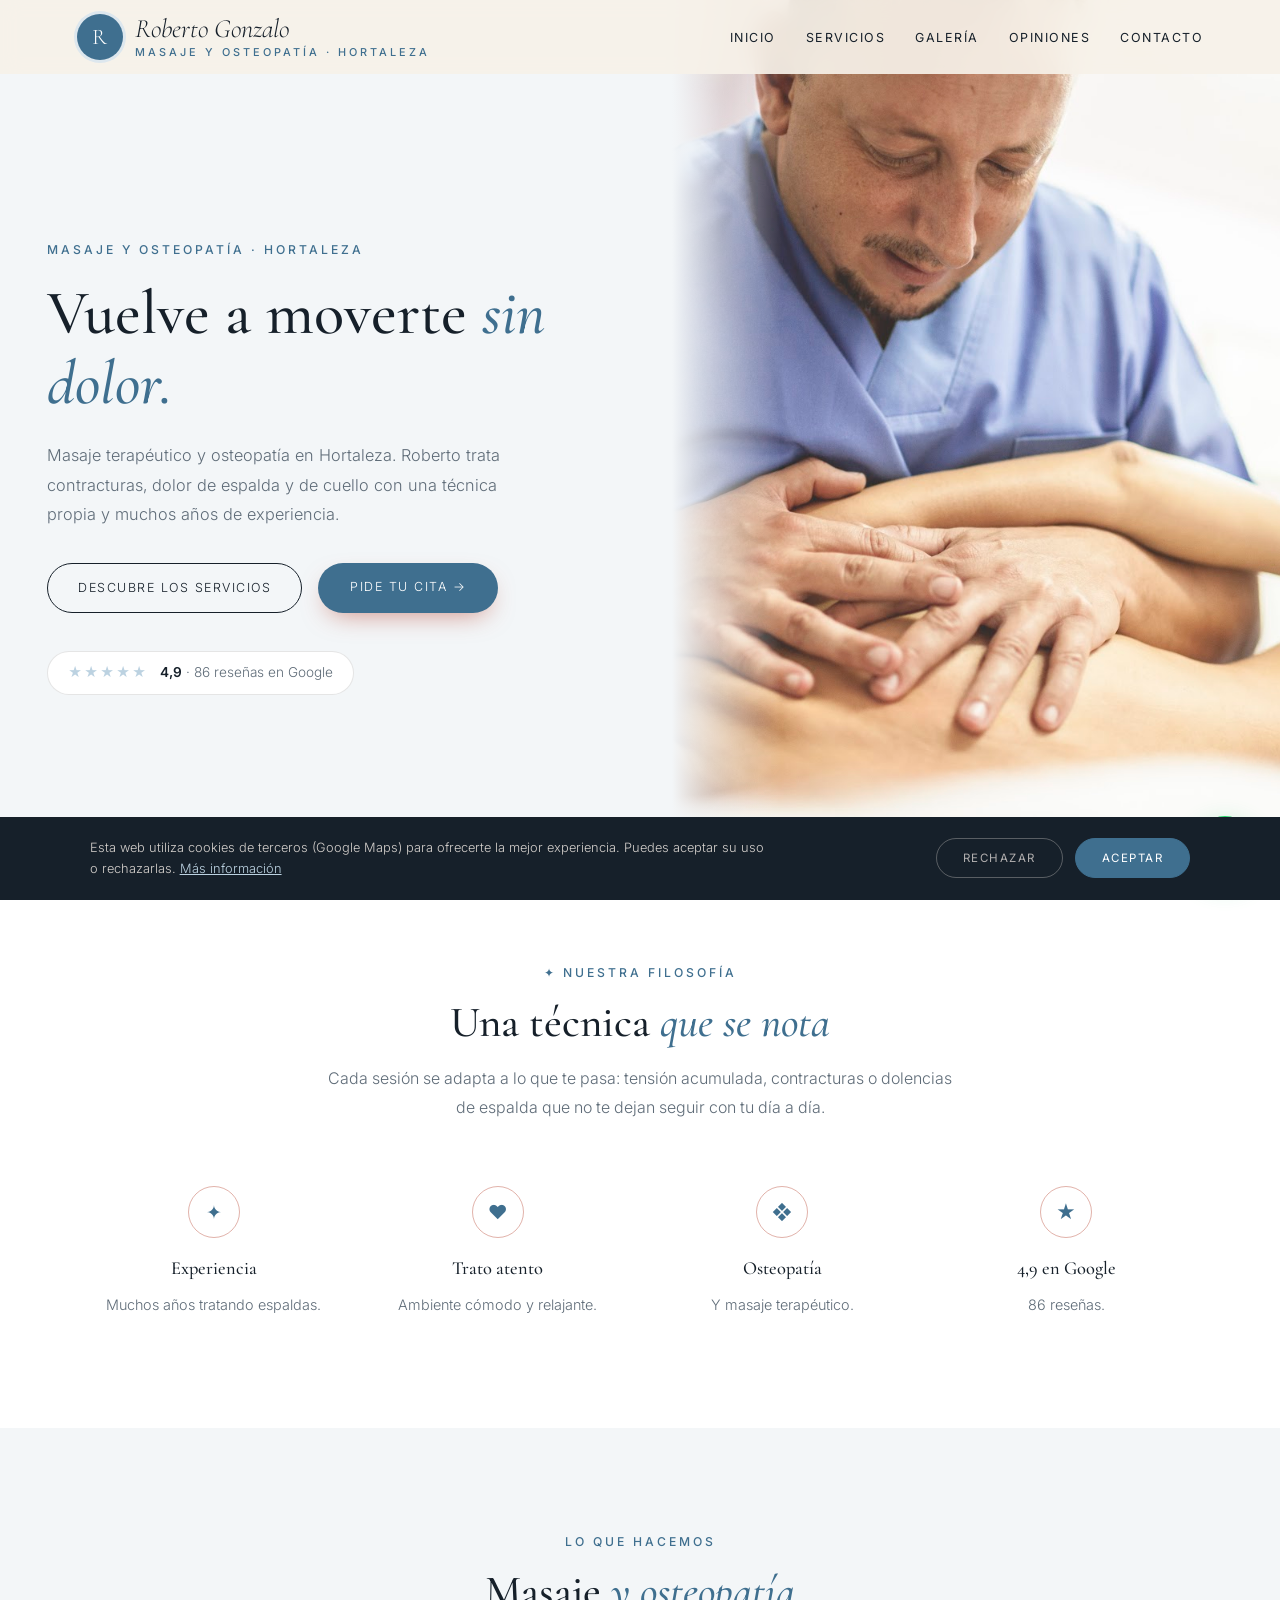
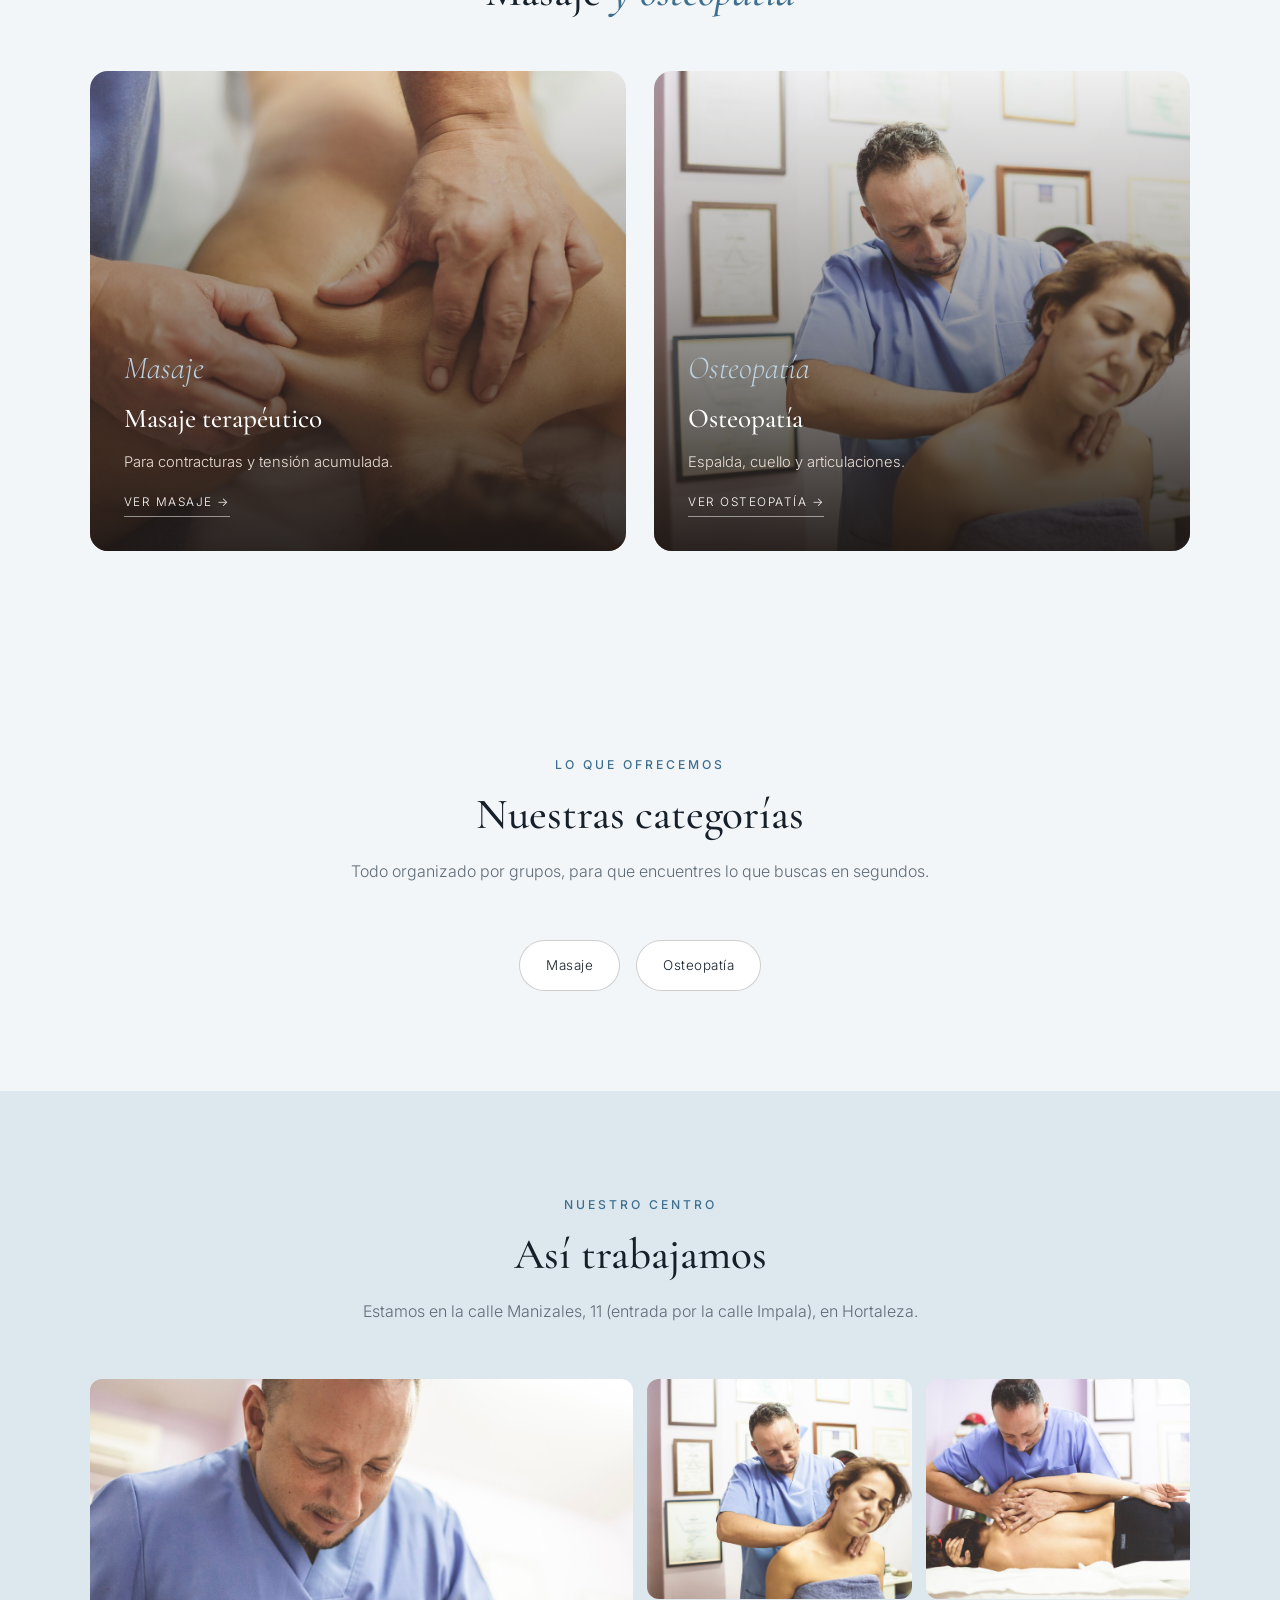
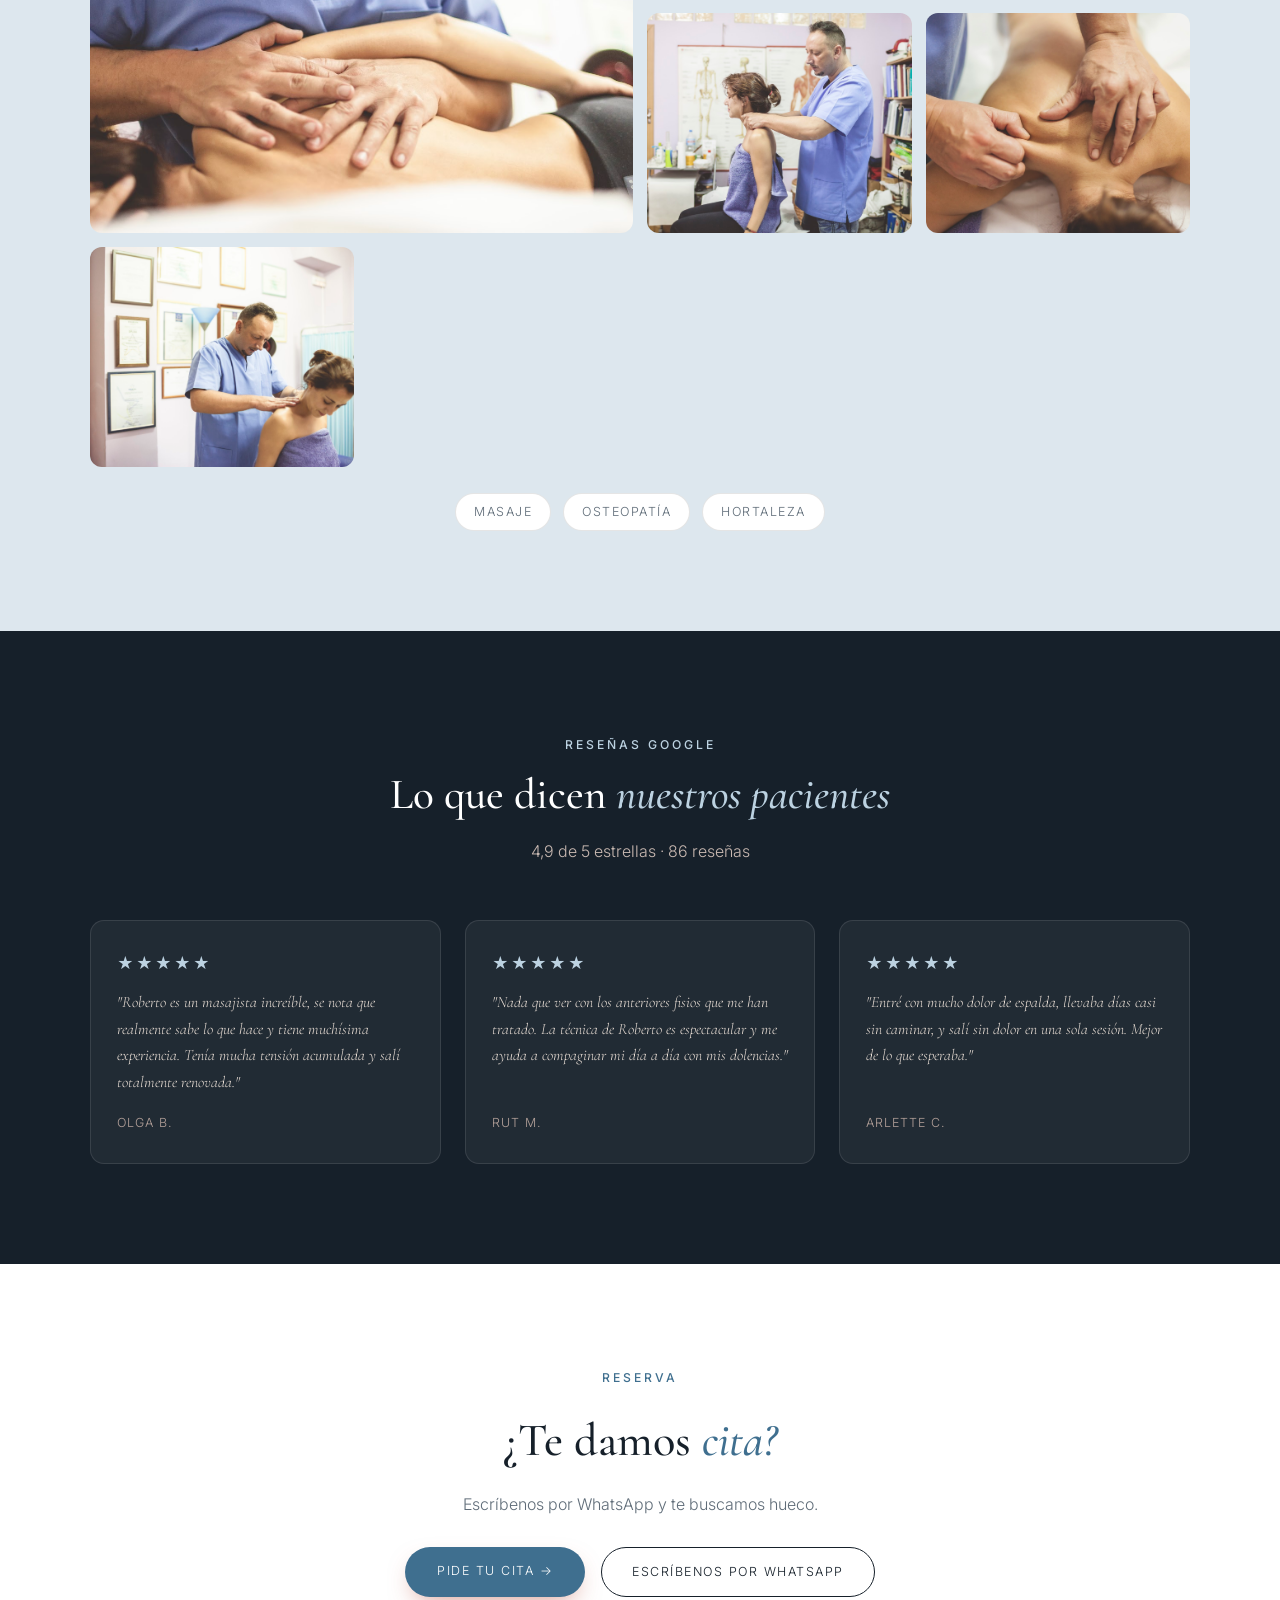
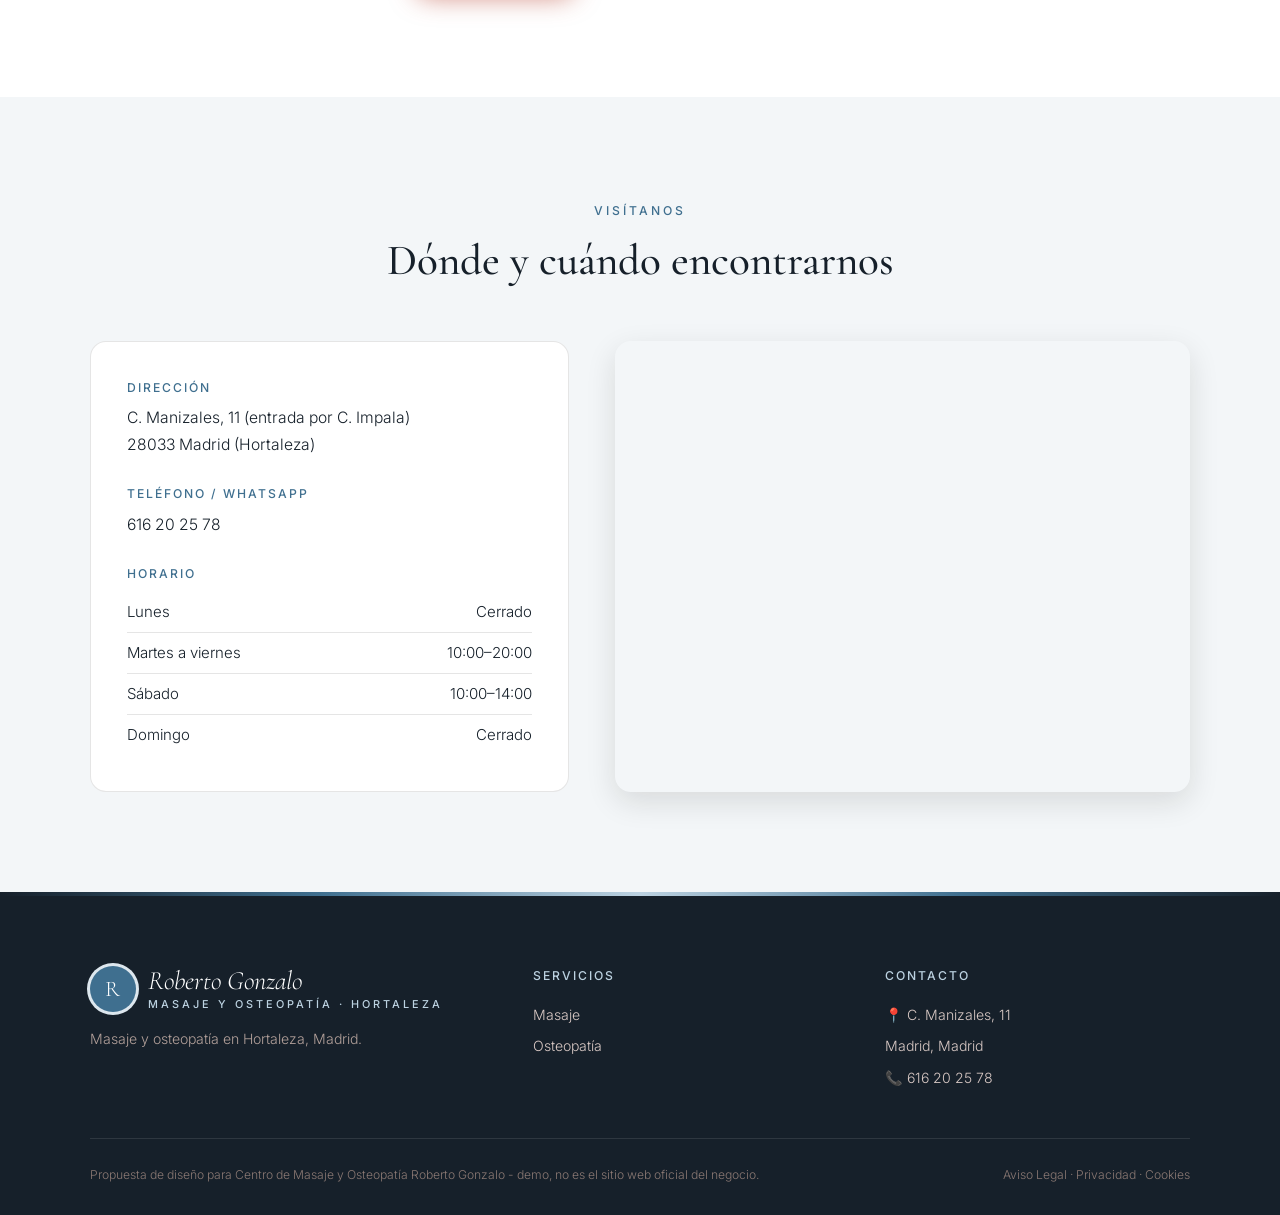
<file: index.html>
<!DOCTYPE html>
<html lang="es">
<head>
<meta charset="UTF-8">
<meta name="viewport" content="width=device-width, initial-scale=1.0">
<title>Centro de Masaje y Osteopatía Roberto Gonzalo — Masaje y osteopatía en Hortaleza, Madrid</title>
<meta name="description" content="Centro de Masaje y Osteopatía Roberto Gonzalo, en C. Manizales 11 (entrada por C. Impala), Hortaleza, Madrid. Masaje terapéutico y osteopatía para dolor de espalda, cuello y tensión acumulada. 4,9★ con 86 reseñas en Google.">
<meta name="theme-color" content="#16202a">
<meta property="og:title" content="Centro de Masaje y Osteopatía Roberto Gonzalo · Madrid">
<meta property="og:image" content="maps_10.jpg">

<link rel="preconnect" href="https://fonts.googleapis.com"><link rel="preconnect" href="https://fonts.gstatic.com" crossorigin><link href="https://fonts.googleapis.com/css2?family=Cormorant+Garamond:wght@500;600&family=Inter:wght@300;400;500;600&display=swap" rel="stylesheet">
<link rel="stylesheet" href="styles.css">
</head>
<body>

<header id="header">
  <a href="index.html" class="logo" aria-label="Centro de Masaje y Osteopatía Roberto Gonzalo, inicio"><span class="logo-mark">R</span><span class="logo-text"><span class="script">Roberto Gonzalo</span><small>masaje y osteopatía · Hortaleza</small></span></a>
  <nav id="nav" aria-label="Navegación principal"><ul><li><a href="index.html#inicio">Inicio</a></li><li><a href="servicios.html">Servicios</a></li><li><a href="index.html#galeria">Galería</a></li><li><a href="index.html#opiniones">Opiniones</a></li><li><a href="index.html#contacto">Contacto</a></li></ul></nav><button class="nav-toggle" id="navToggle" aria-label="Abrir menú">☰</button>
</header>

<section class="hero" id="inicio">
  <div class="hero-text">
    <span class="eyebrow">Masaje y osteopatía · Hortaleza</span>
    <h1>Vuelve a moverte <em>sin dolor.</em></h1>
    <p>Masaje terapéutico y osteopatía en Hortaleza. Roberto trata contracturas, dolor de espalda y de cuello con una técnica propia y muchos años de experiencia.</p>
    <div class="hero-ctas">
      <a href="servicios.html" class="btn-outline">Descubre los servicios</a>
      <a href="https://wa.me/34616202578?text=Hola%20Roberto%2C%20he%20visto%20tu%20web%20y%20quiero%20pedir%20cita" class="btn-solid" target="_blank" rel="noopener">Pide tu cita →</a>
    </div>
    <a class="hero-rating" href="https://www.google.com/maps/search/?api=1&query=Centro+de+Masaje+y+Osteopatia+Roberto+Gonzalo,+Calle+Manizales+11,+Madrid" target="_blank" rel="noopener"><span class="stars">★★★★★</span><span><strong>4,9</strong> · 86 reseñas en Google</span></a>
  </div>
  <div class="hero-img"><img src="maps_10.jpg" alt="Roberto Gonzalo durante una sesión de masaje" style="object-position:center 40%;"></div>
</section>

<section class="trust">
  <div class="section-head">
    <span class="eyebrow">✦ Nuestra filosofía</span>
    <h2>Una técnica <em>que se nota</em></h2>
    <p>Cada sesión se adapta a lo que te pasa: tensión acumulada, contracturas o dolencias de espalda que no te dejan seguir con tu día a día.</p>
  </div>
  <div class="trust-grid">
    <div class="trust-card"><span class="trust-ic">✦</span><h3>Experiencia</h3><p>Muchos años tratando espaldas.</p></div>
    <div class="trust-card"><span class="trust-ic">♥</span><h3>Trato atento</h3><p>Ambiente cómodo y relajante.</p></div>
    <div class="trust-card"><span class="trust-ic">❖</span><h3>Osteopatía</h3><p>Y masaje terapéutico.</p></div>
    <div class="trust-card"><span class="trust-ic">★</span><h3>4,9 en Google</h3><p>86 reseñas.</p></div>
  </div>
</section>

<section class="worlds">
  <div class="section-head">
    <span class="eyebrow">Lo que hacemos</span>
    <h2>Masaje <em>y osteopatía</em></h2>
  </div>
  <div class="worlds-grid">
    <a href="servicios.html#masaje" class="world-card"><img src="maps_05.jpg" alt="Masaje terapéutico"><div class="world-text"><span class="script">Masaje</span><h3>Masaje terapéutico</h3><p>Para contracturas y tensión acumulada.</p><span class="world-link">Ver masaje →</span></div></a>
    <a href="servicios.html#osteopatia" class="world-card"><img src="maps_03.jpg" alt="Osteopatía"><div class="world-text"><span class="script">Osteopatía</span><h3>Osteopatía</h3><p>Espalda, cuello y articulaciones.</p><span class="world-link">Ver osteopatía →</span></div></a>
  </div>
</section>

<section>
  <div class="section-head">
    <span class="eyebrow">Lo que ofrecemos</span>
    <h2>Nuestras categorías</h2>
    <p>Todo organizado por grupos, para que encuentres lo que buscas en segundos.</p>
  </div>
  <div class="cat-pills">
    <a href="servicios.html#masaje" class="cat-pill">Masaje</a>
    <a href="servicios.html#osteopatia" class="cat-pill">Osteopatía</a>
  </div>
</section>

<section class="gallery-wrap" id="galeria">
  <div class="section-head">
    <span class="eyebrow">Nuestro centro</span>
    <h2>Así trabajamos</h2>
    <p>Estamos en la calle Manizales, 11 (entrada por la calle Impala), en Hortaleza.</p>
  </div>
  <div class="gallery">
    <figure class="big"><img src="maps_10.jpg" alt="Masaje de espalda" loading="lazy"></figure>
    <figure><img src="maps_03.jpg" alt="Tratamiento de cuello" loading="lazy"></figure>
    <figure><img src="maps_06.jpg" alt="Osteopatía en camilla" loading="lazy"></figure>
    <figure><img src="maps_07.jpg" alt="Valoración postural" loading="lazy"></figure>
    <figure><img src="maps_05.jpg" alt="Masaje de hombros" loading="lazy"></figure>
    <figure><img src="maps_08.jpg" alt="Sesión en el centro" loading="lazy"></figure>
  </div>
  <div class="brands"><span>Masaje</span><span>Osteopatía</span><span>Hortaleza</span></div>
</section>

<section class="reviews-wrap" id="opiniones">
  <div class="section-head">
    <span class="eyebrow">Reseñas Google</span>
    <h2>Lo que dicen <em>nuestros pacientes</em></h2>
    <p>4,9 de 5 estrellas · 86 reseñas</p>
  </div>
  <div class="review-grid">
    <div class="review-card"><div class="stars">★★★★★</div><p>"Roberto es un masajista increíble, se nota que realmente sabe lo que hace y tiene muchísima experiencia. Tenía mucha tensión acumulada y salí totalmente renovada."</p><cite>Olga B.</cite></div>
    <div class="review-card"><div class="stars">★★★★★</div><p>"Nada que ver con los anteriores fisios que me han tratado. La técnica de Roberto es espectacular y me ayuda a compaginar mi día a día con mis dolencias."</p><cite>Rut M.</cite></div>
    <div class="review-card"><div class="stars">★★★★★</div><p>"Entré con mucho dolor de espalda, llevaba días casi sin caminar, y salí sin dolor en una sola sesión. Mejor de lo que esperaba."</p><cite>Arlette C.</cite></div>
  </div>
</section>

<section class="cta-section">
  <span class="eyebrow">Reserva</span>
  <h2>¿Te damos <em>cita?</em></h2>
  <p>Escríbenos por WhatsApp y te buscamos hueco.</p>
  <div class="cta-row">
    <a href="https://wa.me/34616202578?text=Hola%20Roberto%2C%20he%20visto%20tu%20web%20y%20quiero%20pedir%20cita" class="btn-solid" target="_blank" rel="noopener">Pide tu cita →</a>
    <a href="https://wa.me/34616202578?text=Hola%20Roberto%2C%20he%20visto%20tu%20web%20y%20quiero%20pedir%20cita" class="btn-outline" target="_blank" rel="noopener">Escríbenos por WhatsApp</a>
  </div>
</section>

<section class="contact-section" id="contacto">
  <div class="section-head">
    <span class="eyebrow">Visítanos</span>
    <h2>Dónde y cuándo encontrarnos</h2>
  </div>
  <div class="contact-grid">
    <div class="contact-info">
      <div class="contact-block"><h3>Dirección</h3><p>C. Manizales, 11 (entrada por C. Impala)<br>28033 Madrid (Hortaleza)</p></div>
      <div class="contact-block"><h3>Teléfono / WhatsApp</h3><p><a href="tel:+34616202578">616 20 25 78</a></p></div>
      <div class="contact-block"><h3>Horario</h3><ul class="hours-list"><li><span>Lunes</span><span>Cerrado</span></li><li><span>Martes a viernes</span><span>10:00–20:00</span></li><li><span>Sábado</span><span>10:00–14:00</span></li><li><span>Domingo</span><span>Cerrado</span></li></ul></div>
      
    </div>
    <div class="contact-map">
      <iframe title="Mapa de Centro de Masaje y Osteopatía Roberto Gonzalo" src="https://www.google.com/maps?q=Centro+de+Masaje+y+Osteopatia+Roberto+Gonzalo,+Calle+Manizales+11,+Madrid&output=embed" width="100%" height="100%" style="border:0;" allowfullscreen="" loading="lazy" referrerpolicy="no-referrer-when-downgrade"></iframe>
    </div>
  </div>
</section>

<footer>
  <div class="footer-grid">
    <div class="footer-brand">
      <a href="index.html" class="logo light"><span class="logo-mark">R</span><span class="logo-text"><span class="script">Roberto Gonzalo</span><small>masaje y osteopatía · Hortaleza</small></span></a>
      <p>Masaje y osteopatía en Hortaleza, Madrid.</p>
    </div>
    <div><h4>Servicios</h4><ul><li><a href="servicios.html#masaje">Masaje</a></li><li><a href="servicios.html#osteopatia">Osteopatía</a></li></ul></div>
    <div><h4>Contacto</h4><ul><li>📍 C. Manizales, 11</li><li>Madrid, Madrid</li><li>📞 <a href="tel:+34616202578">616 20 25 78</a></li></ul></div>
  </div>
  <div class="footer-bottom">
    <span>Propuesta de diseño para Centro de Masaje y Osteopatía Roberto Gonzalo - demo, no es el sitio web oficial del negocio.</span>
    <span><a href="aviso-legal.html">Aviso Legal</a> &middot; <a href="politica-privacidad.html">Privacidad</a> &middot; <a href="politica-cookies.html">Cookies</a></span>
  </div>
</footer>

<div id="cookie-banner" class="cookie-banner"><p>Esta web utiliza cookies de terceros (Google Maps) para ofrecerte la mejor experiencia. Puedes aceptar su uso o rechazarlas. <a href="politica-cookies.html">Más información</a></p><div class="cookie-actions"><button onclick="setCookieChoice('rejected')" class="ck-reject">Rechazar</button><button onclick="setCookieChoice('accepted')" class="ck-accept">Aceptar</button></div></div>
<div class="social-fabs"><a class="wa-fab" href="https://wa.me/34616202578?text=Hola%20Roberto%2C%20he%20visto%20tu%20web%20y%20quiero%20pedir%20cita" target="_blank" rel="noopener" aria-label="Escribir por WhatsApp"><svg width="28" height="28" viewBox="0 0 24 24" fill="white"><path d="M17.5 14.4c-.3-.1-1.8-.9-2-1s-.5-.1-.7.1-.8 1-.9 1.2-.3.2-.6.1a8.2 8.2 0 0 1-2.4-1.5 9 9 0 0 1-1.7-2.1c-.2-.3 0-.5.1-.6l.4-.5.3-.5v-.5l-.9-2.2c-.2-.6-.5-.5-.7-.5h-.6a1.1 1.1 0 0 0-.8.4 3.4 3.4 0 0 0-1 2.5 5.9 5.9 0 0 0 1.2 3.1 13.5 13.5 0 0 0 5.2 4.6c2.6 1 2.6.7 3.1.6a2.6 2.6 0 0 0 1.7-1.2 2.1 2.1 0 0 0 .2-1.2c-.1-.1-.3-.2-.6-.3ZM12 21.8a9.8 9.8 0 0 1-5-1.4l-.4-.2-3.7 1 1-3.6-.2-.4A9.8 9.8 0 1 1 12 21.8Zm8.4-18.3A11.8 11.8 0 0 0 1.8 17.7L.2 23.8l6.3-1.6a11.8 11.8 0 0 0 5.6 1.4A11.8 11.8 0 0 0 20.4 3.5Z"/></svg></a></div>
<script src="main.js"></script>
</body>
</html>
</file>
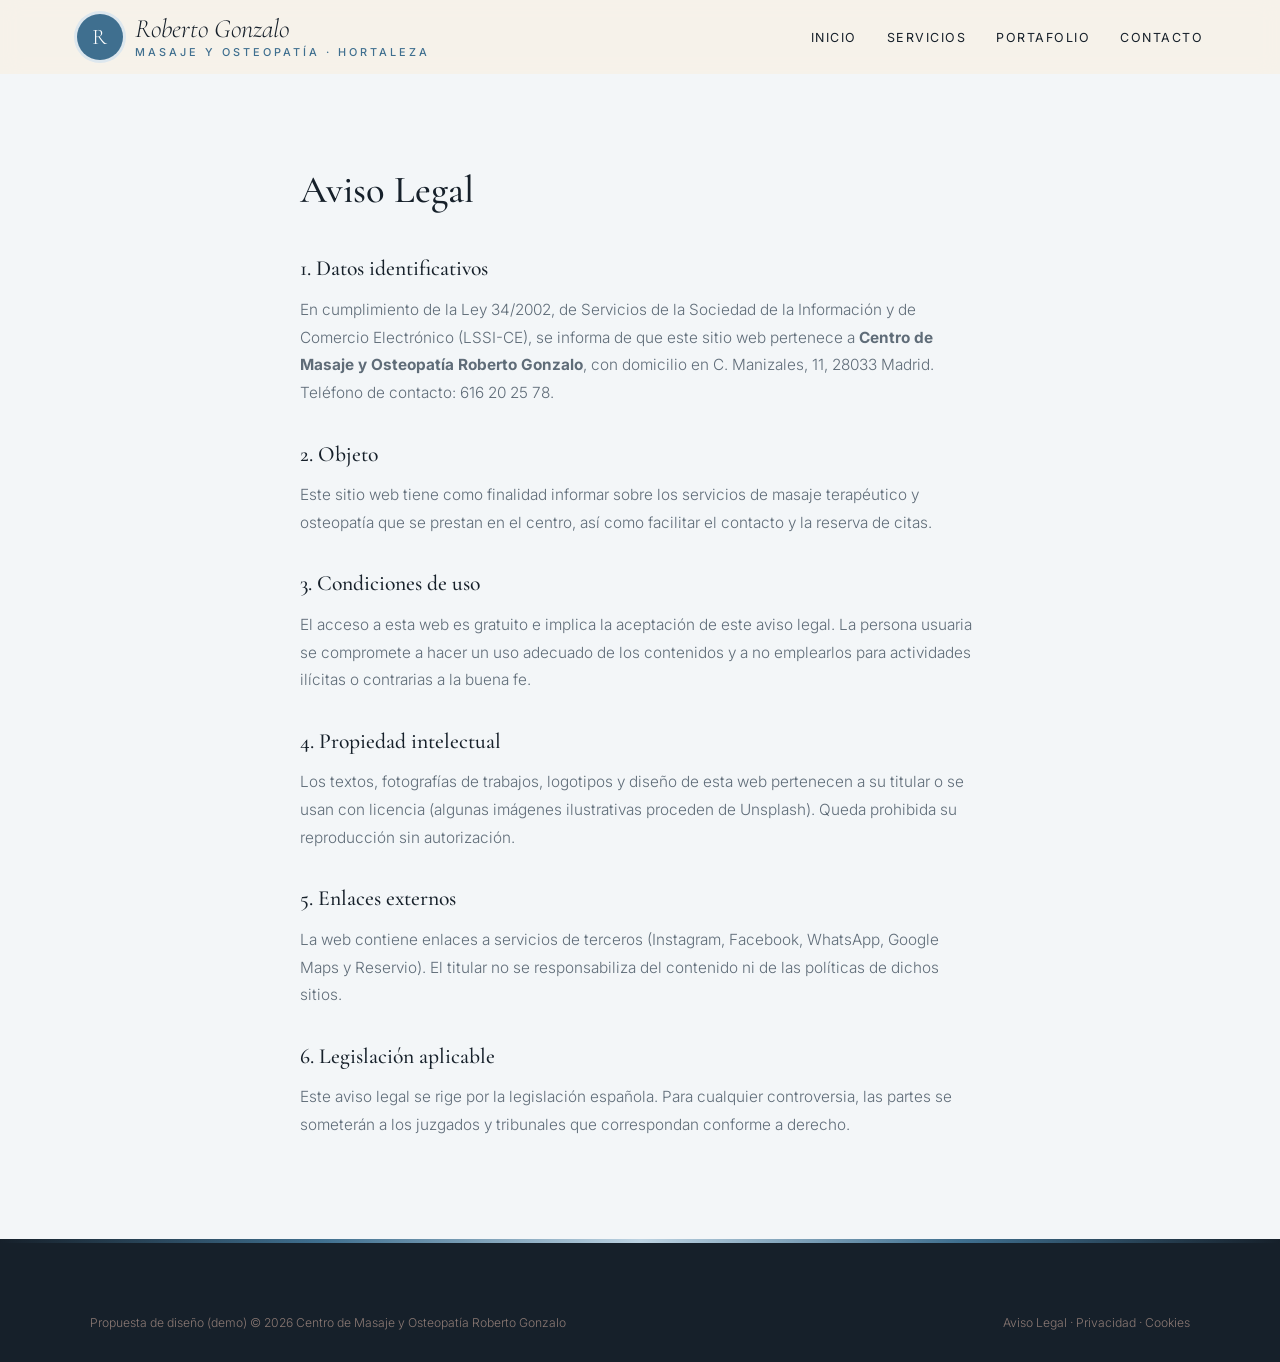
<file: aviso-legal.html>
<!DOCTYPE html>
<html lang="es">
<head>
<meta charset="UTF-8">
<meta name="viewport" content="width=device-width, initial-scale=1.0">
<title>Aviso Legal — Centro de Masaje y Osteopatía Roberto Gonzalo</title>
<meta name="robots" content="noindex">

<link rel="preconnect" href="https://fonts.googleapis.com">
<link href="https://fonts.googleapis.com/css2?family=Cormorant+Garamond:wght@500;600&family=Inter:wght@300;400;500;600&display=swap" rel="stylesheet">
<link rel="stylesheet" href="styles.css">
</head>
<body>
<header id="header" class="scrolled">
  <a href="index.html" class="logo" aria-label="Centro de Masaje y Osteopatía Roberto Gonzalo, inicio">
    <span class="logo-mark">R</span>
    <span class="logo-text"><span class="script">Roberto Gonzalo</span><small>masaje y osteopatía · Hortaleza</small></span>
  </a>
  <nav id="nav" aria-label="Navegación principal">
    <ul>
      <li><a href="index.html#inicio">Inicio</a></li>
      <li><a href="servicios.html">Servicios</a></li>
      <li><a href="portafolio.html">Portafolio</a></li>
      <li><a href="index.html#contacto">Contacto</a></li>
    </ul>
  </nav>
  <button class="nav-toggle" id="navToggle" aria-label="Abrir menú">☰</button>
</header>
<main class="legal"><h1>Aviso Legal</h1>
<h2>1. Datos identificativos</h2>
<p>En cumplimiento de la Ley 34/2002, de Servicios de la Sociedad de la Información y de Comercio Electrónico (LSSI-CE), se informa de que este sitio web pertenece a <strong>Centro de Masaje y Osteopatía Roberto Gonzalo</strong>, con domicilio en C. Manizales, 11, 28033 Madrid. Teléfono de contacto: 616 20 25 78.</p>
<h2>2. Objeto</h2>
<p>Este sitio web tiene como finalidad informar sobre los servicios de masaje terapéutico y osteopatía que se prestan en el centro, así como facilitar el contacto y la reserva de citas.</p>
<h2>3. Condiciones de uso</h2>
<p>El acceso a esta web es gratuito e implica la aceptación de este aviso legal. La persona usuaria se compromete a hacer un uso adecuado de los contenidos y a no emplearlos para actividades ilícitas o contrarias a la buena fe.</p>
<h2>4. Propiedad intelectual</h2>
<p>Los textos, fotografías de trabajos, logotipos y diseño de esta web pertenecen a su titular o se usan con licencia (algunas imágenes ilustrativas proceden de Unsplash). Queda prohibida su reproducción sin autorización.</p>
<h2>5. Enlaces externos</h2>
<p>La web contiene enlaces a servicios de terceros (Instagram, Facebook, WhatsApp, Google Maps y Reservio). El titular no se responsabiliza del contenido ni de las políticas de dichos sitios.</p>
<h2>6. Legislación aplicable</h2>
<p>Este aviso legal se rige por la legislación española. Para cualquier controversia, las partes se someterán a los juzgados y tribunales que correspondan conforme a derecho.</p></main>
<footer>
  <div class="footer-bottom" style="margin-top:0">
    <span>Propuesta de diseño (demo) © 2026 Centro de Masaje y Osteopatía Roberto Gonzalo</span>
    <span><a href="aviso-legal.html">Aviso Legal</a> &middot; <a href="politica-privacidad.html">Privacidad</a> &middot; <a href="politica-cookies.html">Cookies</a></span>
  </div>
</footer>
<script src="main.js"></script>
</body>
</html>
</file>
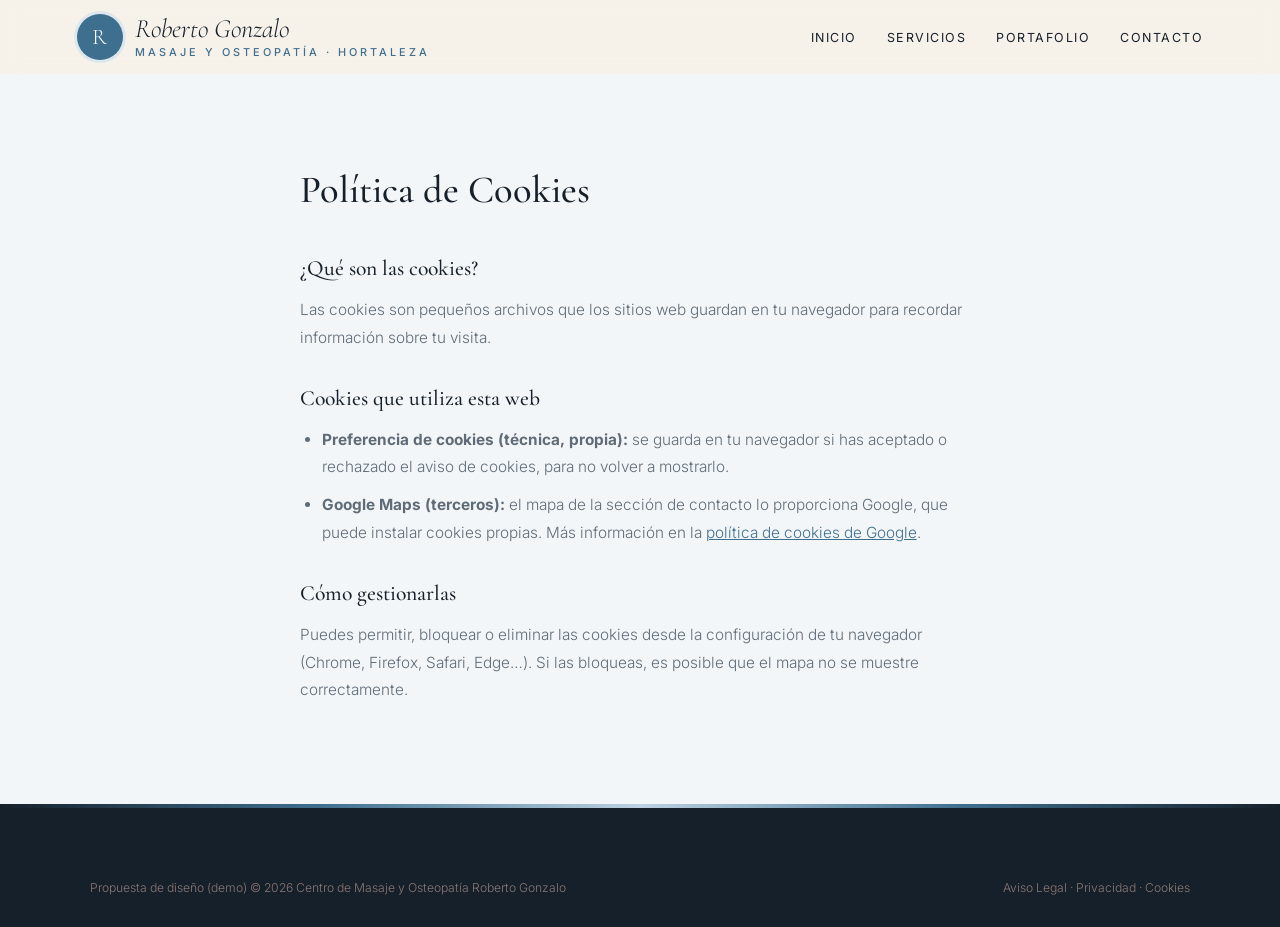
<file: politica-cookies.html>
<!DOCTYPE html>
<html lang="es">
<head>
<meta charset="UTF-8">
<meta name="viewport" content="width=device-width, initial-scale=1.0">
<title>Política de Cookies — Centro de Masaje y Osteopatía Roberto Gonzalo</title>
<meta name="robots" content="noindex">

<link rel="preconnect" href="https://fonts.googleapis.com">
<link href="https://fonts.googleapis.com/css2?family=Cormorant+Garamond:wght@500;600&family=Inter:wght@300;400;500;600&display=swap" rel="stylesheet">
<link rel="stylesheet" href="styles.css">
</head>
<body>
<header id="header" class="scrolled">
  <a href="index.html" class="logo" aria-label="Centro de Masaje y Osteopatía Roberto Gonzalo, inicio">
    <span class="logo-mark">R</span>
    <span class="logo-text"><span class="script">Roberto Gonzalo</span><small>masaje y osteopatía · Hortaleza</small></span>
  </a>
  <nav id="nav" aria-label="Navegación principal">
    <ul>
      <li><a href="index.html#inicio">Inicio</a></li>
      <li><a href="servicios.html">Servicios</a></li>
      <li><a href="portafolio.html">Portafolio</a></li>
      <li><a href="index.html#contacto">Contacto</a></li>
    </ul>
  </nav>
  <button class="nav-toggle" id="navToggle" aria-label="Abrir menú">☰</button>
</header>
<main class="legal"><h1>Política de Cookies</h1>
<h2>¿Qué son las cookies?</h2>
<p>Las cookies son pequeños archivos que los sitios web guardan en tu navegador para recordar información sobre tu visita.</p>
<h2>Cookies que utiliza esta web</h2>
<ul>
<li><strong>Preferencia de cookies (técnica, propia):</strong> se guarda en tu navegador si has aceptado o rechazado el aviso de cookies, para no volver a mostrarlo.</li>
<li><strong>Google Maps (terceros):</strong> el mapa de la sección de contacto lo proporciona Google, que puede instalar cookies propias. Más información en la <a href="https://policies.google.com/technologies/cookies" target="_blank" rel="noopener">política de cookies de Google</a>.</li>
</ul>
<h2>Cómo gestionarlas</h2>
<p>Puedes permitir, bloquear o eliminar las cookies desde la configuración de tu navegador (Chrome, Firefox, Safari, Edge…). Si las bloqueas, es posible que el mapa no se muestre correctamente.</p></main>
<footer>
  <div class="footer-bottom" style="margin-top:0">
    <span>Propuesta de diseño (demo) © 2026 Centro de Masaje y Osteopatía Roberto Gonzalo</span>
    <span><a href="aviso-legal.html">Aviso Legal</a> &middot; <a href="politica-privacidad.html">Privacidad</a> &middot; <a href="politica-cookies.html">Cookies</a></span>
  </div>
</footer>
<script src="main.js"></script>
</body>
</html>
</file>
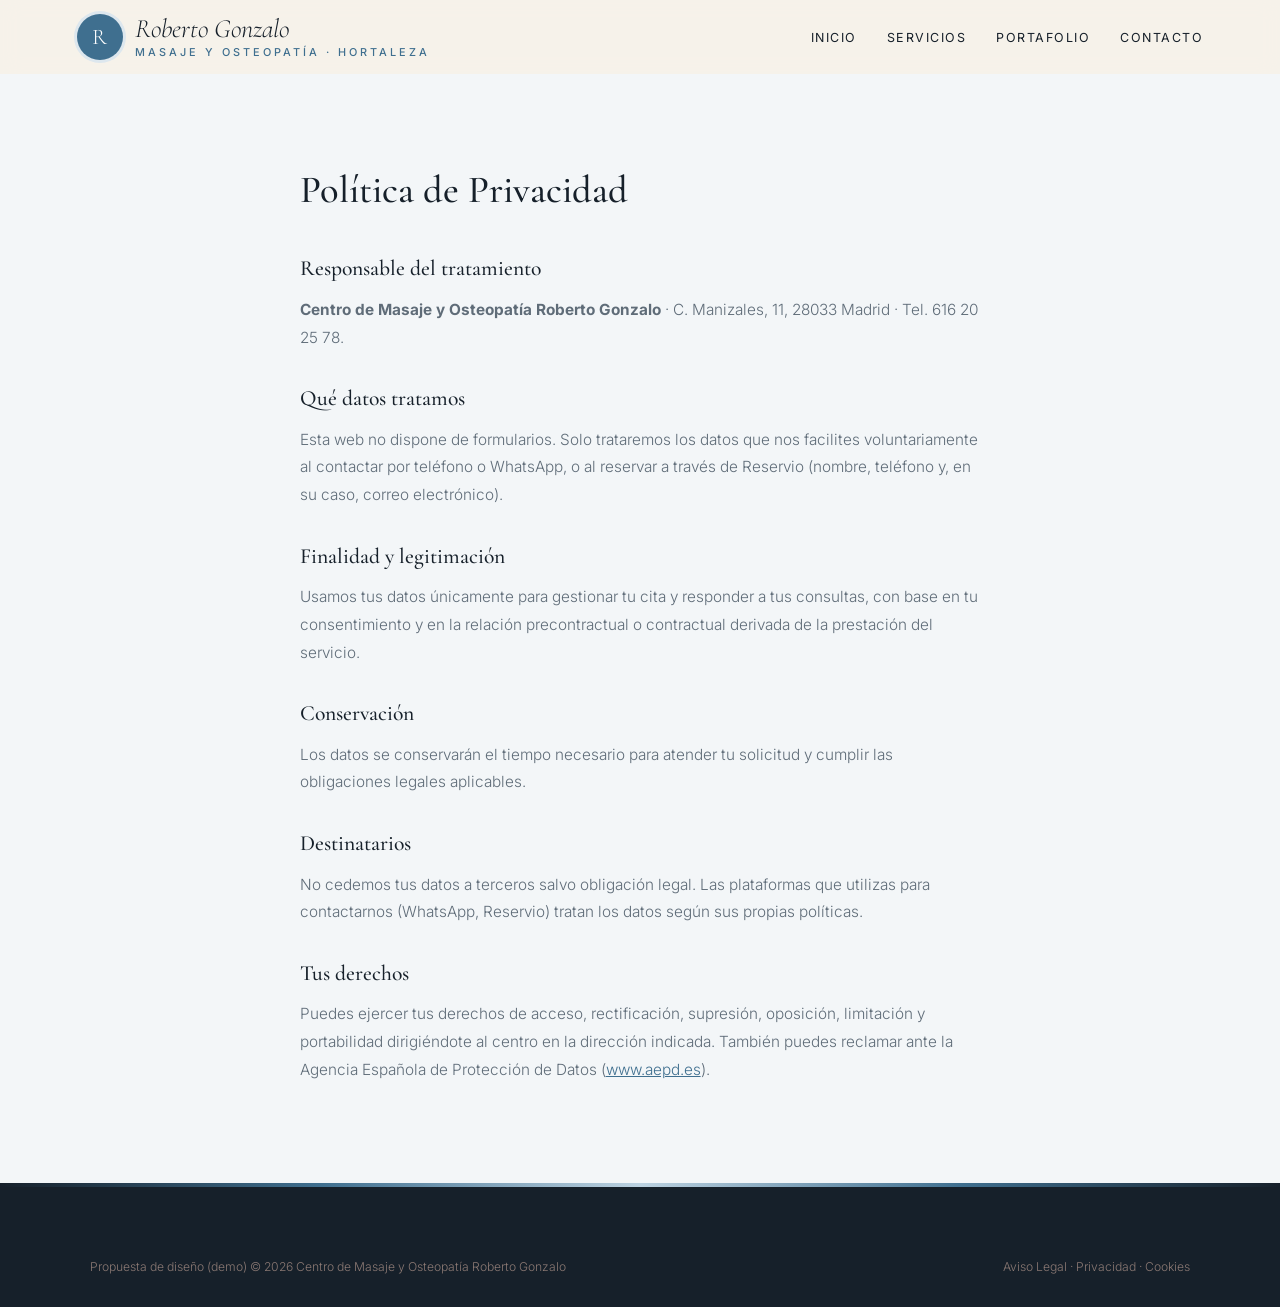
<file: politica-privacidad.html>
<!DOCTYPE html>
<html lang="es">
<head>
<meta charset="UTF-8">
<meta name="viewport" content="width=device-width, initial-scale=1.0">
<title>Política de Privacidad — Centro de Masaje y Osteopatía Roberto Gonzalo</title>
<meta name="robots" content="noindex">

<link rel="preconnect" href="https://fonts.googleapis.com">
<link href="https://fonts.googleapis.com/css2?family=Cormorant+Garamond:wght@500;600&family=Inter:wght@300;400;500;600&display=swap" rel="stylesheet">
<link rel="stylesheet" href="styles.css">
</head>
<body>
<header id="header" class="scrolled">
  <a href="index.html" class="logo" aria-label="Centro de Masaje y Osteopatía Roberto Gonzalo, inicio">
    <span class="logo-mark">R</span>
    <span class="logo-text"><span class="script">Roberto Gonzalo</span><small>masaje y osteopatía · Hortaleza</small></span>
  </a>
  <nav id="nav" aria-label="Navegación principal">
    <ul>
      <li><a href="index.html#inicio">Inicio</a></li>
      <li><a href="servicios.html">Servicios</a></li>
      <li><a href="portafolio.html">Portafolio</a></li>
      <li><a href="index.html#contacto">Contacto</a></li>
    </ul>
  </nav>
  <button class="nav-toggle" id="navToggle" aria-label="Abrir menú">☰</button>
</header>
<main class="legal"><h1>Política de Privacidad</h1>
<h2>Responsable del tratamiento</h2>
<p><strong>Centro de Masaje y Osteopatía Roberto Gonzalo</strong> · C. Manizales, 11, 28033 Madrid · Tel. 616 20 25 78.</p>
<h2>Qué datos tratamos</h2>
<p>Esta web no dispone de formularios. Solo trataremos los datos que nos facilites voluntariamente al contactar por teléfono o WhatsApp, o al reservar a través de Reservio (nombre, teléfono y, en su caso, correo electrónico).</p>
<h2>Finalidad y legitimación</h2>
<p>Usamos tus datos únicamente para gestionar tu cita y responder a tus consultas, con base en tu consentimiento y en la relación precontractual o contractual derivada de la prestación del servicio.</p>
<h2>Conservación</h2>
<p>Los datos se conservarán el tiempo necesario para atender tu solicitud y cumplir las obligaciones legales aplicables.</p>
<h2>Destinatarios</h2>
<p>No cedemos tus datos a terceros salvo obligación legal. Las plataformas que utilizas para contactarnos (WhatsApp, Reservio) tratan los datos según sus propias políticas.</p>
<h2>Tus derechos</h2>
<p>Puedes ejercer tus derechos de acceso, rectificación, supresión, oposición, limitación y portabilidad dirigiéndote al centro en la dirección indicada. También puedes reclamar ante la Agencia Española de Protección de Datos (<a href="https://www.aepd.es" target="_blank" rel="noopener">www.aepd.es</a>).</p></main>
<footer>
  <div class="footer-bottom" style="margin-top:0">
    <span>Propuesta de diseño (demo) © 2026 Centro de Masaje y Osteopatía Roberto Gonzalo</span>
    <span><a href="aviso-legal.html">Aviso Legal</a> &middot; <a href="politica-privacidad.html">Privacidad</a> &middot; <a href="politica-cookies.html">Cookies</a></span>
  </div>
</footer>
<script src="main.js"></script>
</body>
</html>
</file>
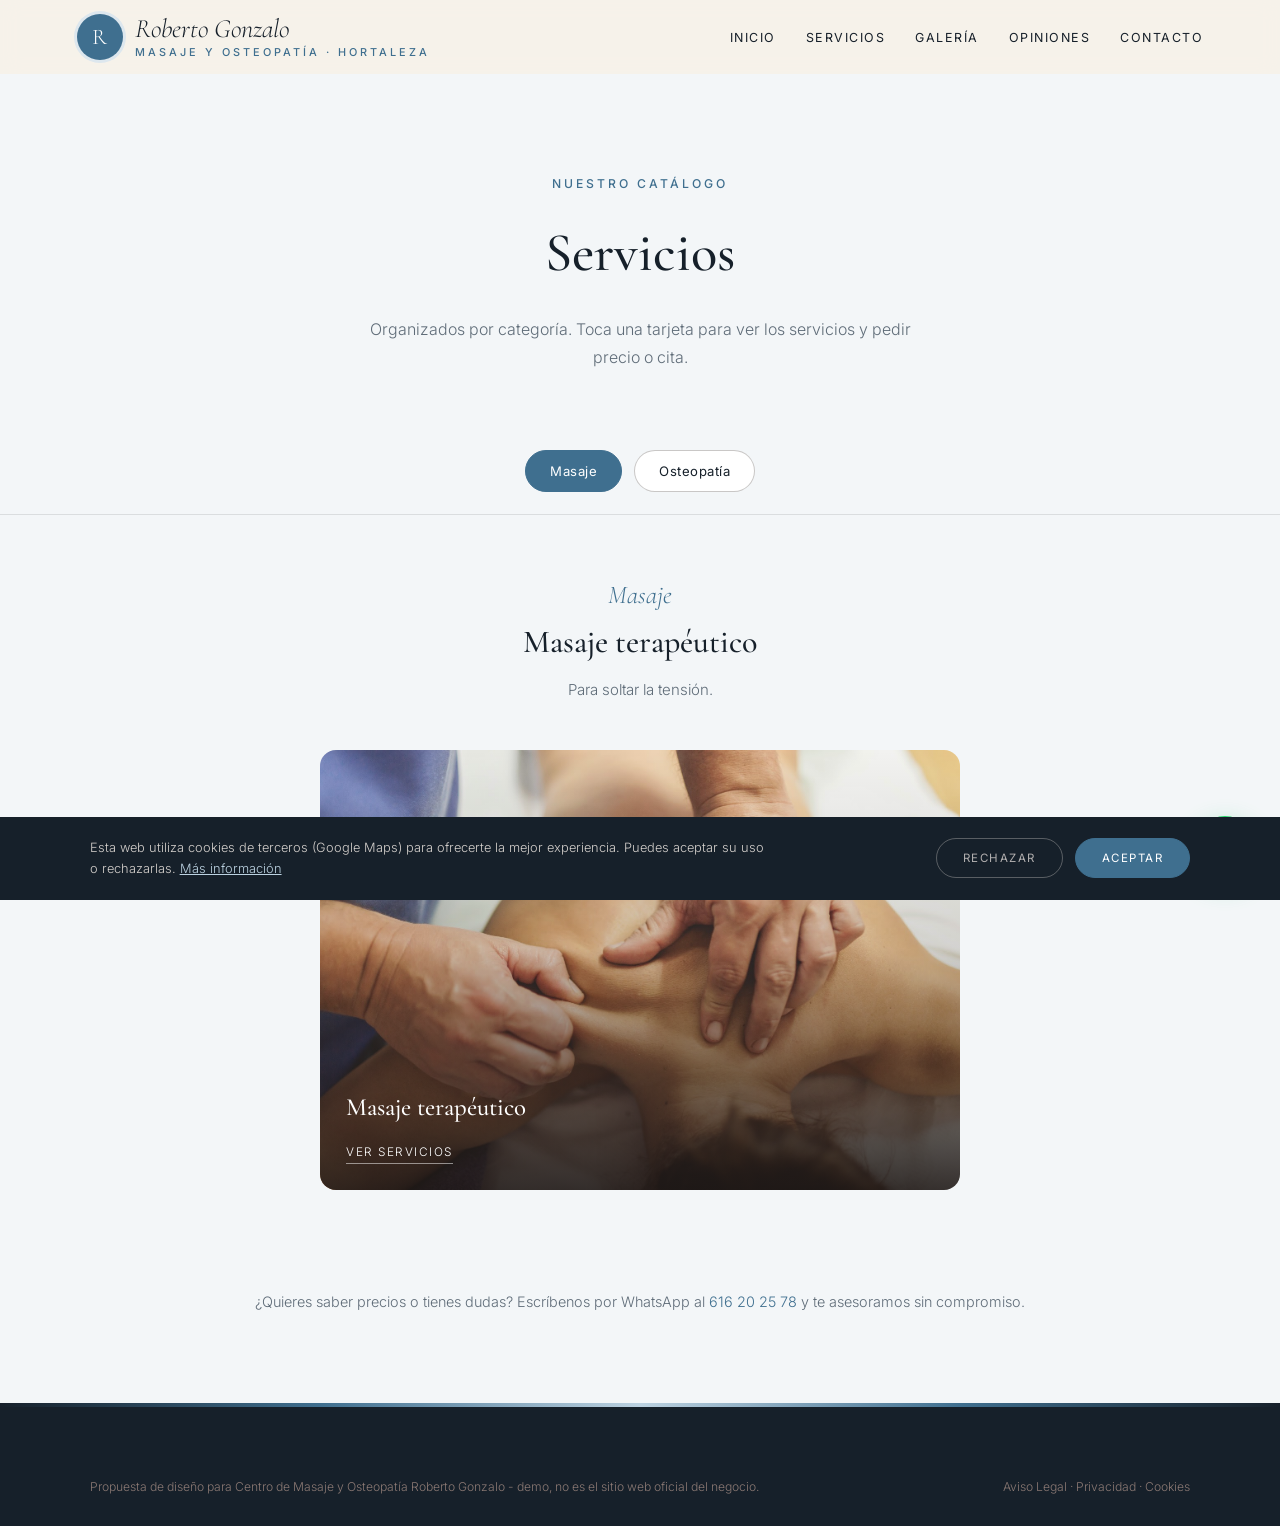
<file: servicios.html>
<!DOCTYPE html>
<html lang="es">
<head>
<meta charset="UTF-8">
<meta name="viewport" content="width=device-width, initial-scale=1.0">
<title>Servicios — Centro de Masaje y Osteopatía Roberto Gonzalo · Madrid</title>
<meta name="description" content="Servicios de Centro de Masaje y Osteopatía Roberto Gonzalo en Madrid.">

<link rel="preconnect" href="https://fonts.googleapis.com"><link rel="preconnect" href="https://fonts.gstatic.com" crossorigin><link href="https://fonts.googleapis.com/css2?family=Cormorant+Garamond:wght@500;600&family=Inter:wght@300;400;500;600&display=swap" rel="stylesheet">
<link rel="stylesheet" href="styles.css">
</head>
<body>

<header id="header" class="scrolled">
  <a href="index.html" class="logo" aria-label="Centro de Masaje y Osteopatía Roberto Gonzalo, inicio"><span class="logo-mark">R</span><span class="logo-text"><span class="script">Roberto Gonzalo</span><small>masaje y osteopatía · Hortaleza</small></span></a>
  <nav id="nav" aria-label="Navegación principal"><ul><li><a href="index.html#inicio">Inicio</a></li><li><a href="servicios.html">Servicios</a></li><li><a href="index.html#galeria">Galería</a></li><li><a href="index.html#opiniones">Opiniones</a></li><li><a href="index.html#contacto">Contacto</a></li></ul></nav><button class="nav-toggle" id="navToggle" aria-label="Abrir menú">☰</button>
</header>

<div class="page-hero">
  <span class="eyebrow">Nuestro catálogo</span>
  <h1>Servicios</h1>
  <p>Organizados por categoría. Toca una tarjeta para ver los servicios y pedir precio o cita.</p>
</div>

<div class="tabs">
  <button class="tab-btn active" data-tab="masaje">Masaje</button>
  <button class="tab-btn" data-tab="osteopatia">Osteopatía</button>
  
</div>

<div class="tab-panel active" id="masaje">
  <div class="tab-intro"><span class="script">Masaje</span><h2>Masaje terapéutico</h2><p>Para soltar la tensión.</p></div>
  <div class="cat-grid single">
    <div class="cat-card" onclick="openModal('masaje')"><img src="maps_05.jpg" alt="Masaje terapéutico" loading="lazy"><div class="cat-card-text"><h3>Masaje terapéutico</h3><span>Ver servicios</span></div></div>
  </div>
</div>

<div class="tab-panel" id="osteopatia">
  <div class="tab-intro"><span class="script">Osteopatía</span><h2>Osteopatía</h2><p>Para dolencias que vuelven.</p></div>
  <div class="cat-grid single">
    <div class="cat-card" onclick="openModal('osteopatia')"><img src="maps_03.jpg" alt="Osteopatía" loading="lazy"><div class="cat-card-text"><h3>Osteopatía</h3><span>Ver servicios</span></div></div>
  </div>
</div>


<p class="services-note">¿Quieres saber precios o tienes dudas? Escríbenos por WhatsApp al <a href="https://wa.me/34616202578" target="_blank" rel="noopener" style="color:var(--red)">616 20 25 78</a> y te asesoramos sin compromiso.</p>

<div class="modal-overlay" id="modal-masaje"><div class="modal">
  <button class="modal-close" onclick="closeModal('masaje')" aria-label="Cerrar">×</button>
  <h3>Masaje terapéutico</h3><p class="modal-sub">Masaje</p>
  <div class="svc-row"><div><div class="svc-name">Masaje de espalda</div><span class="svc-desc"></span></div><div class="svc-price">Consultar</div></div>
  <div class="svc-row"><div><div class="svc-name">Masaje de cuello y hombros</div><span class="svc-desc"></span></div><div class="svc-price">Consultar</div></div>
  <div class="svc-row"><div><div class="svc-name">Contracturas</div><span class="svc-desc"></span></div><div class="svc-price">Consultar</div></div>
  <a class="modal-cta alt" href="https://wa.me/34616202578?text=Hola%2C%20quiero%20informaci%C3%B3n%20sobre%20masaje%20terap%C3%A9utico" target="_blank" rel="noopener">Pedir cita por WhatsApp</a>
</div></div>

<div class="modal-overlay" id="modal-osteopatia"><div class="modal">
  <button class="modal-close" onclick="closeModal('osteopatia')" aria-label="Cerrar">×</button>
  <h3>Osteopatía</h3><p class="modal-sub">Osteopatía</p>
  <div class="svc-row"><div><div class="svc-name">Dolor de espalda</div><span class="svc-desc"></span></div><div class="svc-price">Consultar</div></div>
  <div class="svc-row"><div><div class="svc-name">Dolor de cuello</div><span class="svc-desc"></span></div><div class="svc-price">Consultar</div></div>
  <div class="svc-row"><div><div class="svc-name">Valoración y tratamiento</div><span class="svc-desc"></span></div><div class="svc-price">Consultar</div></div>
  <a class="modal-cta alt" href="https://wa.me/34616202578?text=Hola%2C%20quiero%20informaci%C3%B3n%20sobre%20osteopat%C3%ADa" target="_blank" rel="noopener">Pedir cita por WhatsApp</a>
</div></div>


<footer>
  <div class="footer-bottom" style="margin-top:0">
    <span>Propuesta de diseño para Centro de Masaje y Osteopatía Roberto Gonzalo - demo, no es el sitio web oficial del negocio.</span>
    <span><a href="aviso-legal.html">Aviso Legal</a> &middot; <a href="politica-privacidad.html">Privacidad</a> &middot; <a href="politica-cookies.html">Cookies</a></span>
  </div>
</footer>

<div id="cookie-banner" class="cookie-banner"><p>Esta web utiliza cookies de terceros (Google Maps) para ofrecerte la mejor experiencia. Puedes aceptar su uso o rechazarlas. <a href="politica-cookies.html">Más información</a></p><div class="cookie-actions"><button onclick="setCookieChoice('rejected')" class="ck-reject">Rechazar</button><button onclick="setCookieChoice('accepted')" class="ck-accept">Aceptar</button></div></div>
<div class="social-fabs"><a class="wa-fab" href="https://wa.me/34616202578?text=Hola%20Roberto%2C%20he%20visto%20tu%20web%20y%20quiero%20pedir%20cita" target="_blank" rel="noopener" aria-label="Escribir por WhatsApp"><svg width="28" height="28" viewBox="0 0 24 24" fill="white"><path d="M17.5 14.4c-.3-.1-1.8-.9-2-1s-.5-.1-.7.1-.8 1-.9 1.2-.3.2-.6.1a8.2 8.2 0 0 1-2.4-1.5 9 9 0 0 1-1.7-2.1c-.2-.3 0-.5.1-.6l.4-.5.3-.5v-.5l-.9-2.2c-.2-.6-.5-.5-.7-.5h-.6a1.1 1.1 0 0 0-.8.4 3.4 3.4 0 0 0-1 2.5 5.9 5.9 0 0 0 1.2 3.1 13.5 13.5 0 0 0 5.2 4.6c2.6 1 2.6.7 3.1.6a2.6 2.6 0 0 0 1.7-1.2 2.1 2.1 0 0 0 .2-1.2c-.1-.1-.3-.2-.6-.3ZM12 21.8a9.8 9.8 0 0 1-5-1.4l-.4-.2-3.7 1 1-3.6-.2-.4A9.8 9.8 0 1 1 12 21.8Zm8.4-18.3A11.8 11.8 0 0 0 1.8 17.7L.2 23.8l6.3-1.6a11.8 11.8 0 0 0 5.6 1.4A11.8 11.8 0 0 0 20.4 3.5Z"/></svg></a></div>
<script src="main.js"></script>
</body>
</html>
</file>
<file: styles.css>
:root{
  --cream:#f3f6f8; --paper:#ffffff; --tint:#dde7ee; --ink:#16202a; --dark:#16202a; --muted:#5f6c78;
  --red:#3f6f8f; --red-dark:#2f5670; --teal:#3f6f8f; --gold:#bcd2e1; --line:rgba(0,0,0,.1);
  --brand-gradient:linear-gradient(90deg,#16202a,#3f6f8f,#bcd2e1,#3f6f8f,#16202a);
}
*{margin:0;padding:0;box-sizing:border-box;}
html{scroll-behavior:smooth;}
body{font-family:'Inter',sans-serif;background:var(--cream);color:var(--ink);overflow-x:hidden;font-weight:300;line-height:1.6;}
a{text-decoration:none;color:inherit;}
h1,h2,h3{font-family:'Cormorant Garamond',serif;font-weight:500;}
h1 em,h2 em{font-style:italic;color:var(--red);}
img{max-width:100%;display:block;}
.script{font-family:'Cormorant Garamond',serif;font-style:italic;}

/* HEADER */
header{position:fixed;top:0;left:0;right:0;z-index:100;display:flex;justify-content:space-between;align-items:center;padding:14px 6%;background:rgba(247,241,233,.92);backdrop-filter:blur(10px);-webkit-backdrop-filter:blur(10px);transition:box-shadow .3s,padding .3s;}
header.scrolled{box-shadow:0 2px 24px rgba(28,22,20,.1);padding:8px 6%;}
.logo{display:flex;align-items:center;gap:12px;color:var(--dark);}
.logo-badge{width:58px;height:58px;border-radius:50%;object-fit:cover;box-shadow:0 0 0 2px var(--gold),0 6px 16px rgba(28,22,20,.15);transition:width .3s,height .3s;}
header.scrolled .logo-badge{width:46px;height:46px;}
.logo-text{display:flex;flex-direction:column;line-height:1;}
.logo-text .script{font-size:1.65rem;color:var(--dark);}
.logo-text small{font-size:.68rem;letter-spacing:3px;text-transform:uppercase;color:var(--red);margin-top:4px;font-weight:500;}
.logo.light .logo-text .script{color:#fff;}
.logo.light .logo-text small{color:var(--gold);}
nav ul{list-style:none;display:flex;gap:30px;}
nav a{font-size:.78rem;letter-spacing:1.5px;text-transform:uppercase;font-weight:400;position:relative;padding:4px 0;}
nav a::after{content:"";position:absolute;left:0;bottom:-2px;height:1px;width:100%;background:var(--red);transform:scaleX(0);transform-origin:right;transition:transform .3s;}
nav a:hover::after{transform:scaleX(1);transform-origin:left;}
.nav-toggle{display:none;font-size:1.6rem;background:none;border:none;color:var(--dark);cursor:pointer;}

/* BOTONES */
.btn-outline{display:inline-block;border:1px solid var(--dark);color:var(--dark);padding:14px 30px;font-size:.78rem;letter-spacing:1.5px;text-transform:uppercase;border-radius:40px;transition:all .25s;}
.btn-outline:hover{background:var(--dark);color:var(--cream);}
.btn-outline.light{border-color:rgba(255,255,255,.5);color:#fff;}
.btn-outline.light:hover{background:#fff;color:var(--dark);}
.btn-solid{display:inline-block;background:var(--red);color:#fff;padding:14px 32px;font-size:.78rem;letter-spacing:1.5px;text-transform:uppercase;border-radius:40px;transition:transform .25s,box-shadow .25s,background .25s;box-shadow:0 10px 26px -10px rgba(181,64,44,.6);}
.btn-solid:hover{transform:translateY(-2px);background:var(--red-dark);}

/* HERO */
.hero{min-height:95vh;display:grid;grid-template-columns:1.05fr .95fr;align-items:stretch;padding:0;}
.hero-text{display:flex;flex-direction:column;justify-content:center;padding:150px 7% 70px;}
.eyebrow{display:inline-block;color:var(--teal);text-transform:uppercase;letter-spacing:3px;font-size:.76rem;font-weight:500;}
.hero-text .eyebrow{margin-bottom:20px;}
.hero-text h1{font-size:clamp(2.4rem,5vw,3.9rem);line-height:1.12;margin-bottom:22px;color:var(--dark);}
.hero-text p{font-size:1.02rem;color:var(--muted);max-width:470px;line-height:1.8;margin-bottom:34px;}
.hero-ctas{display:flex;gap:16px;flex-wrap:wrap;}
.hero-rating{display:inline-flex;align-items:center;gap:12px;margin-top:38px;padding:10px 20px;border:1px solid var(--line);border-radius:40px;background:var(--paper);font-size:.85rem;color:var(--muted);align-self:flex-start;}
.hero-rating strong{color:var(--dark);font-weight:600;}
.stars{color:var(--gold);letter-spacing:2px;}
.hero-img{position:relative;overflow:hidden;}
.hero-img img{width:100%;height:100%;object-fit:cover;position:absolute;inset:0;}
.hero-img::after{content:"";position:absolute;inset:0;background:linear-gradient(90deg,var(--cream) 0%,rgba(247,241,233,0) 18%);}

/* SECCIONES */
section{padding:100px 7%;}
.section-head{text-align:center;max-width:640px;margin:0 auto 54px;}
.section-head h2{font-size:clamp(1.9rem,4vw,2.7rem);margin-top:12px;color:var(--dark);line-height:1.2;}
.section-head p{margin-top:16px;color:var(--muted);line-height:1.8;}

.trust{background:var(--paper);border-top:4px solid transparent;border-image:var(--brand-gradient) 1;}
.trust-grid{display:grid;grid-template-columns:repeat(auto-fit,minmax(230px,1fr));gap:36px;max-width:1150px;margin:0 auto;}
.trust-card{text-align:center;padding:10px;}
.trust-ic{display:inline-grid;place-items:center;width:52px;height:52px;border-radius:50%;border:1px solid rgba(181,64,44,.4);color:var(--red);font-size:1.2rem;margin-bottom:16px;}
.trust-card h3{font-size:1.15rem;color:var(--dark);margin-bottom:10px;}
.trust-card p{font-size:.9rem;color:var(--muted);line-height:1.7;}

/* DOS MUNDOS */
.worlds{background:var(--cream);}
.worlds-grid{display:grid;grid-template-columns:1fr 1fr;gap:28px;max-width:1150px;margin:0 auto;}
.world-card{position:relative;border-radius:18px;overflow:hidden;min-height:480px;display:flex;align-items:flex-end;color:#fff;}
.world-card img{position:absolute;inset:0;width:100%;height:100%;object-fit:cover;transition:transform .6s;}
.world-card:hover img{transform:scale(1.05);}
.world-card::after{content:"";position:absolute;inset:0;background:linear-gradient(to top,rgba(28,22,20,.92) 0%,rgba(28,22,20,.35) 55%,rgba(28,22,20,.05) 100%);}
.world-text{position:relative;z-index:2;padding:34px;}
.world-text .script{font-size:2rem;color:var(--gold);}
.world-text h3{font-size:1.7rem;margin:4px 0 10px;}
.world-text p{font-size:.92rem;color:#eadfd6;line-height:1.7;max-width:440px;}
.world-link{display:inline-block;margin-top:18px;font-size:.74rem;letter-spacing:1.5px;text-transform:uppercase;border-bottom:1px solid rgba(255,255,255,.5);padding-bottom:4px;}

/* PILLS */
.cat-pills{display:flex;flex-wrap:wrap;gap:16px;justify-content:center;max-width:1000px;margin:0 auto;}
.cat-pill{border:1px solid rgba(43,33,29,.22);padding:14px 26px;border-radius:30px;font-size:.84rem;letter-spacing:.5px;transition:all .2s;background:var(--paper);}
.cat-pill:hover{background:var(--red);color:#fff;border-color:var(--red);}

/* GALERIA */
.gallery-wrap{background:var(--tint);}
.gallery{max-width:1200px;margin:0 auto;display:grid;grid-template-columns:repeat(4,1fr);grid-auto-rows:220px;gap:14px;}
.gallery figure{overflow:hidden;border-radius:12px;margin:0;}
.gallery img{width:100%;height:100%;object-fit:cover;transition:transform .5s;}
.gallery figure:hover img{transform:scale(1.05);}
.gallery .big{grid-column:span 2;grid-row:span 2;}

/* RESEÑAS */
.reviews-wrap{background:var(--dark);color:#fff;position:relative;}
.reviews-wrap .section-head h2{color:#fff;}
.reviews-wrap .section-head h2 em{color:var(--gold);}
.reviews-wrap .section-head p{color:#c9b9b2;}
.reviews-wrap .eyebrow{color:var(--gold);}
.review-grid{display:grid;grid-template-columns:repeat(auto-fit,minmax(300px,1fr));gap:24px;max-width:1150px;margin:0 auto;}
.review-card{background:rgba(255,255,255,.05);border:1px solid rgba(255,255,255,.1);padding:30px 26px;border-radius:14px;display:flex;flex-direction:column;}
.review-card .stars{margin-bottom:14px;}
.review-card p{font-family:'Cormorant Garamond',serif;font-size:.98rem;color:#eadfd6;line-height:1.7;font-style:italic;margin-bottom:16px;flex:1;}
.review-card cite{font-size:.78rem;color:#b3a099;font-style:normal;text-transform:uppercase;letter-spacing:1px;}

/* CTA */
.cta-section{text-align:center;background:var(--paper);}
.cta-section h2{font-size:clamp(2rem,4vw,2.9rem);color:var(--dark);margin:14px 0 14px;}
.cta-section p{color:var(--muted);margin-bottom:30px;}
.cta-row{display:flex;gap:16px;justify-content:center;flex-wrap:wrap;}

/* CONTACTO */
.contact-section{background:var(--cream);}
.contact-grid{display:grid;grid-template-columns:1fr 1.2fr;gap:46px;max-width:1150px;margin:0 auto;align-items:stretch;}
.contact-info{display:flex;flex-direction:column;gap:26px;background:var(--paper);border:1px solid var(--line);border-radius:16px;padding:36px;}
.contact-block h3{font-family:'Inter',sans-serif;font-size:.76rem;text-transform:uppercase;letter-spacing:2px;color:var(--red);font-weight:500;margin-bottom:8px;}
.contact-block p{font-size:.98rem;color:var(--ink);line-height:1.7;}
.contact-block a:hover{color:var(--red);}
.hours-list{list-style:none;}
.hours-list li{display:flex;justify-content:space-between;gap:20px;padding:8px 0;border-bottom:1px solid var(--line);font-size:.94rem;}
.hours-list li:last-child{border-bottom:none;}
.contact-map{border-radius:16px;overflow:hidden;min-height:380px;box-shadow:0 10px 30px rgba(28,22,20,.12);}
.contact-map iframe{display:block;min-height:380px;}

/* FOOTER */
footer{background:var(--dark);color:#d9c9c5;padding:70px 7% 30px;border-top:4px solid transparent;border-image:var(--brand-gradient) 1;}
.footer-grid{display:grid;grid-template-columns:1.3fr 1fr 1fr;gap:46px;max-width:1200px;margin:0 auto;padding-bottom:40px;border-bottom:1px solid rgba(255,255,255,.1);}
.footer-brand p{font-size:.88rem;color:#b3a09a;margin-top:16px;}
footer h4{font-size:.76rem;text-transform:uppercase;letter-spacing:2px;color:var(--gold);margin-bottom:18px;font-weight:500;}
footer ul{list-style:none;}
footer li{margin-bottom:9px;font-size:.88rem;color:#d9c9c5;}
footer a:hover{color:var(--gold);}
.footer-bottom{max-width:1200px;margin:26px auto 0;display:flex;justify-content:space-between;flex-wrap:wrap;gap:10px;font-size:.76rem;color:#8a7873;}
.footer-bottom a{color:#8a7873;}

/* FABS */
.social-fabs{position:fixed;bottom:26px;right:26px;z-index:200;display:flex;flex-direction:column;gap:14px;align-items:center;}
.social-fabs a{width:52px;height:52px;border-radius:50%;display:flex;align-items:center;justify-content:center;box-shadow:0 10px 24px rgba(0,0,0,.2);transition:transform .2s;}
.social-fabs a:hover{transform:scale(1.08);}
.wa-fab{width:58px !important;height:58px !important;background:#25D366;box-shadow:0 10px 26px rgba(37,211,102,.45) !important;}
.ig-fab{background:radial-gradient(circle at 30% 110%,#fdf497 0%,#fdf497 5%,#fd5949 45%,#d6249f 60%,#285AEB 90%);}
.fb-fab{background:#1877F2;}

/* COOKIES */
.cookie-banner{display:none;position:fixed;bottom:0;left:0;right:0;z-index:300;background:var(--dark);padding:20px 7%;flex-wrap:wrap;align-items:center;justify-content:space-between;gap:16px;}
.cookie-banner p{font-size:.8rem;color:rgba(245,237,232,.85);line-height:1.7;max-width:680px;}
.cookie-banner p a{color:var(--gold);text-decoration:underline;}
.cookie-actions{display:flex;gap:12px;flex-shrink:0;}
.cookie-actions button{font-family:'Inter',sans-serif;font-size:.72rem;letter-spacing:1.5px;text-transform:uppercase;padding:12px 26px;cursor:pointer;border-radius:30px;}
.ck-reject{background:transparent;color:rgba(245,237,232,.7);border:1px solid rgba(245,237,232,.3);}
.ck-accept{background:var(--red);color:#fff;border:1px solid var(--red);}

/* PÁGINAS INTERIORES */
.page-hero{padding:170px 7% 60px;text-align:center;background:var(--cream);}
.page-hero h1{font-size:clamp(2.3rem,5vw,3.4rem);margin-top:14px;color:var(--dark);}
.page-hero p{color:var(--muted);max-width:580px;margin:18px auto 0;line-height:1.8;}
.tabs{position:sticky;top:74px;z-index:50;background:var(--cream);padding:18px 7% 22px;display:flex;gap:12px;justify-content:center;flex-wrap:wrap;border-bottom:1px solid var(--line);}
.tab-btn{border:1px solid rgba(43,33,29,.25);background:var(--paper);padding:12px 24px;border-radius:30px;font-family:'Inter',sans-serif;font-size:.82rem;letter-spacing:.5px;color:var(--ink);cursor:pointer;transition:all .2s;}
.tab-btn.active,.tab-btn:hover{background:var(--red);color:#fff;border-color:var(--red);}
.tab-panel{display:none;padding:60px 7% 100px;max-width:1200px;margin:0 auto;}
.tab-panel.active{display:block;animation:fadeIn .5s;}
@keyframes fadeIn{from{opacity:0;transform:translateY(12px)}to{opacity:1;transform:none}}
.tab-intro{text-align:center;max-width:600px;margin:0 auto 46px;}
.tab-intro .script{font-size:1.6rem;color:var(--red);}
.tab-intro h2{font-size:2rem;color:var(--dark);}
.tab-intro p{color:var(--muted);margin-top:10px;line-height:1.75;font-size:.94rem;}

.cat-grid{display:grid;grid-template-columns:repeat(auto-fit,minmax(280px,1fr));gap:28px;}
.cat-grid.single{grid-template-columns:1fr;max-width:640px;margin:0 auto;}
.cat-grid.single .cat-card{height:440px;}
.cat-card{position:relative;border-radius:16px;overflow:hidden;height:360px;cursor:pointer;background:var(--tint);}
.cat-card img{width:100%;height:100%;object-fit:cover;transition:transform .5s;}
.cat-card:hover img{transform:scale(1.06);}
.cat-card::after{content:'';position:absolute;inset:0;background:linear-gradient(to top,rgba(28,22,20,.88) 0%,rgba(28,22,20,.15) 55%,transparent 100%);}
.cat-card-text{position:absolute;bottom:0;left:0;right:0;padding:26px;z-index:2;}
.cat-card-text h3{color:#fff;font-size:1.55rem;margin-bottom:10px;}
.cat-card-text span{color:#fff;font-size:.74rem;text-transform:uppercase;letter-spacing:1.5px;border-bottom:1px solid rgba(255,255,255,.5);padding-bottom:4px;}

.modal-overlay{display:none;position:fixed;inset:0;background:rgba(28,22,20,.78);z-index:300;align-items:center;justify-content:center;padding:20px;}
.modal-overlay.open{display:flex;}
.modal{background:var(--paper);max-width:560px;width:100%;max-height:85vh;overflow-y:auto;border-radius:16px;padding:40px;position:relative;}
.modal-close{position:absolute;top:16px;right:20px;background:none;border:none;font-size:1.7rem;color:var(--ink);cursor:pointer;}
.modal h3{font-size:1.8rem;color:var(--dark);margin-bottom:6px;}
.modal .modal-sub{color:var(--muted);font-size:.86rem;margin-bottom:22px;}
.svc-row{display:flex;justify-content:space-between;align-items:center;padding:16px 0;border-bottom:1px solid var(--line);gap:16px;}
.svc-row:last-of-type{border-bottom:none;}
.svc-name{font-size:.98rem;color:var(--ink);font-weight:400;}
.svc-desc{font-size:.8rem;color:var(--muted);display:block;margin-top:3px;line-height:1.5;}
.svc-price{font-size:.72rem;color:var(--red);text-transform:uppercase;letter-spacing:1px;white-space:nowrap;font-weight:500;}
.modal-cta{display:block;text-align:center;background:var(--red);color:#fff;padding:14px;border-radius:30px;margin-top:26px;font-size:.8rem;text-transform:uppercase;letter-spacing:1.5px;}
.modal-cta.alt{background:#25D366;margin-top:10px;}
.services-note{text-align:center;color:var(--muted);font-size:.9rem;padding:0 7% 90px;}

.portfolio-grid{display:grid;grid-template-columns:repeat(auto-fill,minmax(260px,1fr));gap:18px;}
.portfolio-grid figure{border-radius:14px;overflow:hidden;aspect-ratio:4/5;cursor:zoom-in;background:var(--tint);}
.portfolio-grid img{width:100%;height:100%;object-fit:cover;transition:transform .5s;}
.portfolio-grid figure:hover img{transform:scale(1.05);}
.lightbox{display:none;position:fixed;inset:0;z-index:400;background:rgba(15,12,10,.94);align-items:center;justify-content:center;padding:30px;cursor:zoom-out;}
.lightbox.open{display:flex;}
.lightbox img{max-width:100%;max-height:90vh;border-radius:10px;}

.legal{max-width:860px;margin:0 auto;padding:160px 7% 90px;}
.legal h1{font-size:2.4rem;color:var(--dark);margin-bottom:26px;}
.legal h2{font-size:1.35rem;color:var(--dark);margin:30px 0 10px;}
.legal p,.legal li{color:var(--muted);line-height:1.8;margin-bottom:10px;font-size:.96rem;}
.legal ul{padding-left:22px;}
.legal a{color:var(--red);text-decoration:underline;}

@media(max-width:900px){
  .hero{grid-template-columns:1fr;}
  .hero-img{height:340px;order:-1;margin-top:82px;}
  .hero-img::after{background:linear-gradient(0deg,var(--cream) 0%,rgba(247,241,233,0) 25%);}
  .hero-text{padding:30px 6% 60px;}
  .worlds-grid{grid-template-columns:1fr;}
  .world-card{min-height:420px;}
  .gallery{grid-template-columns:repeat(2,1fr);grid-auto-rows:170px;}
  .gallery .big{grid-column:span 2;grid-row:span 2;}
  .footer-grid{grid-template-columns:1fr;gap:30px;}
  .contact-grid{grid-template-columns:1fr;}
  .contact-map,.contact-map iframe{min-height:300px;}
  nav{position:fixed;top:0;right:0;height:100vh;width:78%;max-width:300px;background:var(--cream);padding:110px 40px;transform:translateX(100%);transition:transform .4s;box-shadow:-10px 0 40px rgba(0,0,0,.12);}
  nav.open{transform:translateX(0);}
  nav ul{flex-direction:column;gap:26px;}
  .nav-toggle{display:block;position:relative;z-index:110;}
  section{padding:70px 6%;}
  .tabs{top:66px;overflow-x:auto;justify-content:flex-start;flex-wrap:nowrap;}
  .tab-btn{flex-shrink:0;}
  .page-hero{padding:140px 6% 40px;}
  .modal{padding:34px 24px;}
}
@media(max-width:520px){
  .logo-text .script{font-size:1.35rem;}
  .logo-badge{width:48px;height:48px;}
  .social-fabs{right:16px;bottom:16px;}
  .social-fabs a{width:46px;height:46px;}
}

.logo-mark{width:46px;height:46px;border-radius:50%;background:var(--red);color:#fff;display:grid;place-items:center;font-family:'Cormorant Garamond',serif;font-size:1.4rem;box-shadow:0 0 0 3px var(--tint);}
.brands{display:flex;flex-wrap:wrap;gap:12px;justify-content:center;margin-top:26px;}
.brands span{border:1px solid var(--line);border-radius:30px;padding:8px 18px;font-size:.78rem;letter-spacing:1.5px;text-transform:uppercase;color:var(--muted);background:var(--paper);}
</file>
